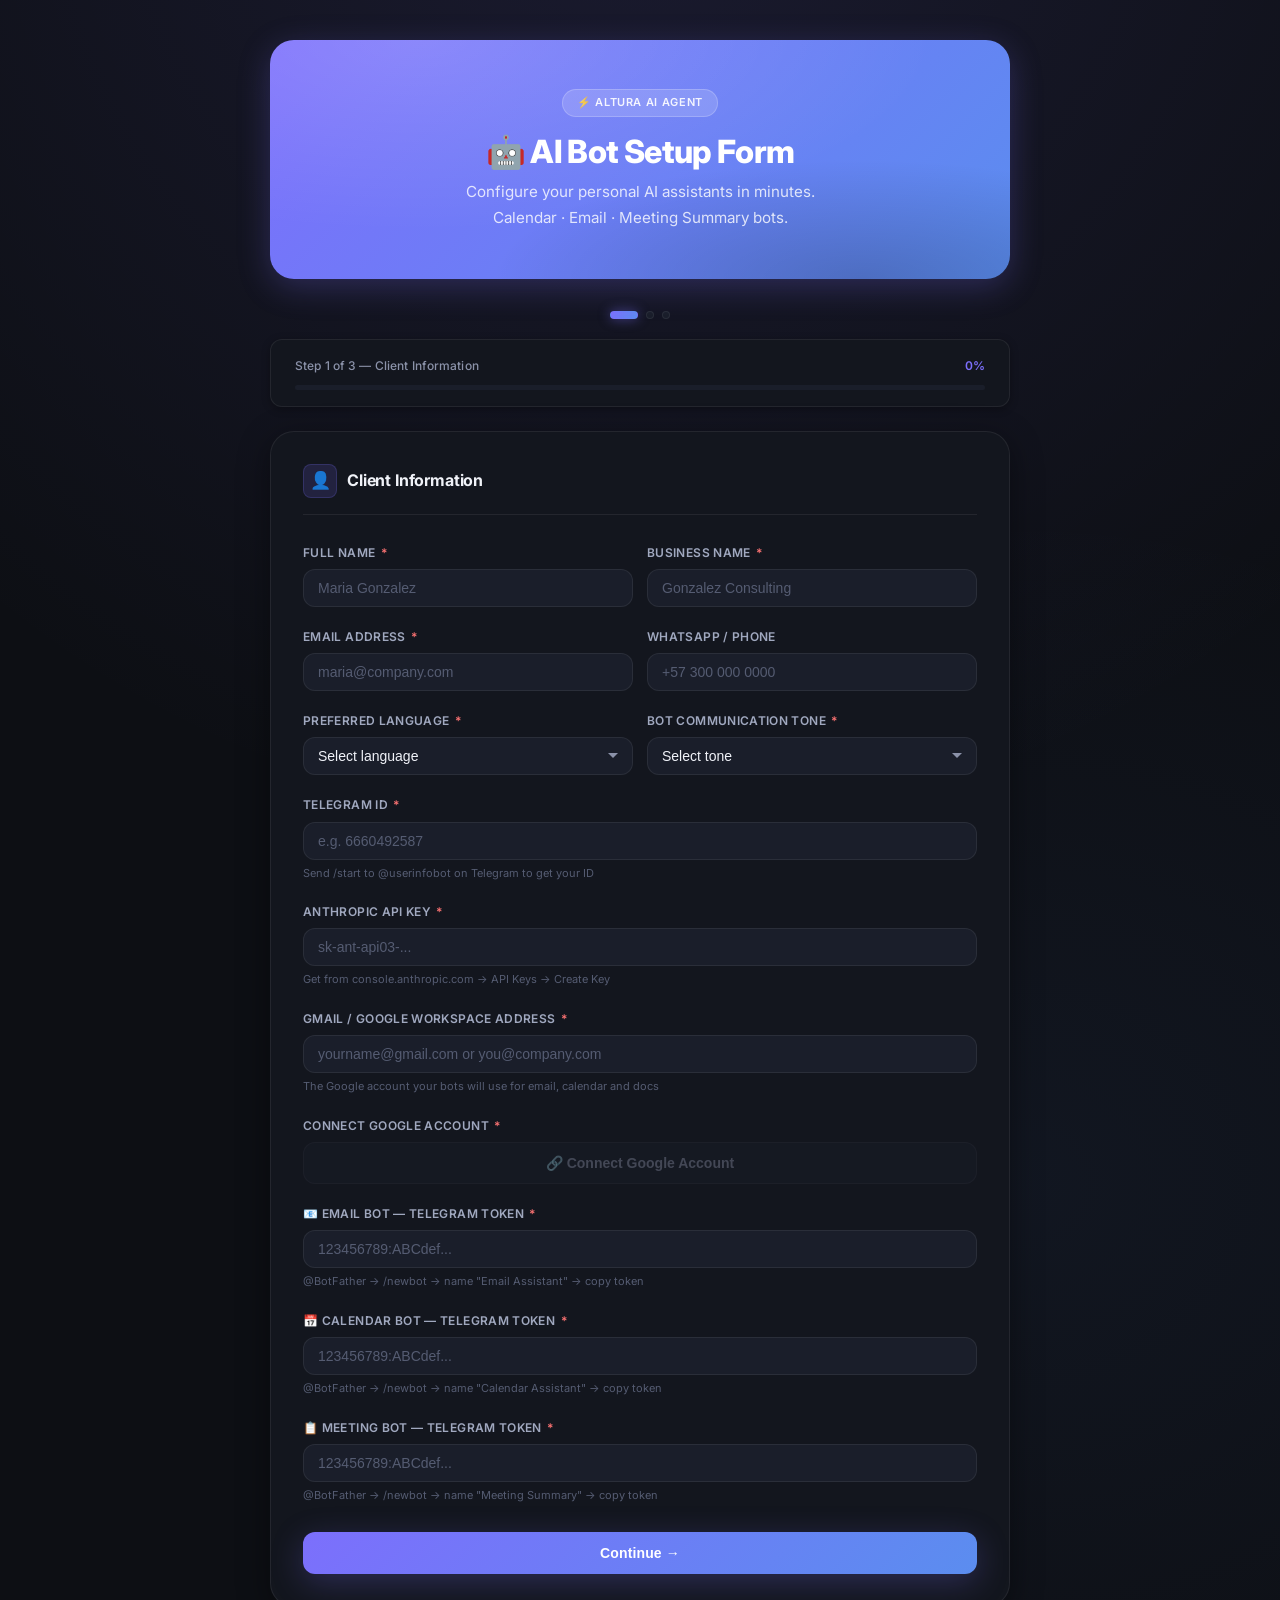
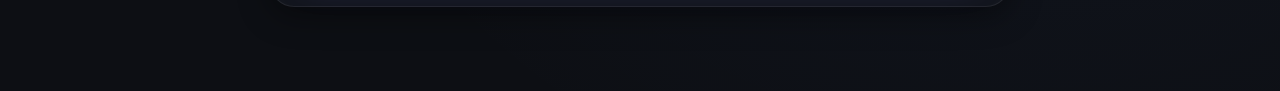
<file: index.html>
<!DOCTYPE html>
<html lang="en">
<head>
  <meta charset="UTF-8">
  <meta name="viewport" content="width=device-width, initial-scale=1.0">
  <meta name="description" content="Configure your personal AI assistant bots — Calendar, Email, and Meeting Summary — in minutes with the Altura AI Setup Form.">
  <title>AI Bot Setup — Altura Client Intake Form</title>

  <!-- Stylesheets -->
  <link rel="stylesheet" href="css/base.css">
  <link rel="stylesheet" href="css/layout.css">
  <link rel="stylesheet" href="css/components.css">
</head>
<body>

<div class="container">

  <!-- ── Header ─────────────────────────────────── -->
  <div class="header">
    <div class="header-badge">⚡ Altura AI Agent</div>
    <h1>🤖 AI Bot Setup Form</h1>
    <p>Configure your personal AI assistants in minutes.<br>Calendar · Email · Meeting Summary bots.</p>
  </div>

  <!-- ── Step Indicator ─────────────────────────── -->
  <div class="step-indicator" id="stepIndicator">
    <div class="step-dot active" id="dot0"></div>
    <div class="step-dot" id="dot1"></div>
    <div class="step-dot" id="dot2"></div>
  </div>

  <!-- ── Progress Bar ───────────────────────────── -->
  <div class="progress-bar">
    <div class="progress-label">
      <span id="stepLabel">Step 1 of 3 — Client Information</span>
      <span id="stepPct" class="progress-pct">0%</span>
    </div>
    <div class="progress-track">
      <div class="progress-fill" id="progressFill"></div>
    </div>
  </div>

  <!-- ════════════════════════════════════════════════
       STEP 1: Client Information
       ════════════════════════════════════════════════ -->
  <div class="card active" id="step1">
    <div class="card-title">
      <div class="icon icon-purple">👤</div>
      Client Information
    </div>

    <div class="grid2">
      <div class="field">
        <label>Full Name <span class="req">*</span></label>
        <input type="text" id="fullName" placeholder="Maria Gonzalez">
      </div>
      <div class="field">
        <label>Business Name <span class="req">*</span></label>
        <input type="text" id="businessName" placeholder="Gonzalez Consulting">
      </div>
    </div>

    <div class="grid2">
      <div class="field">
        <label>Email Address <span class="req">*</span></label>
        <input type="email" id="email" placeholder="maria@company.com">
      </div>
      <div class="field">
        <label>WhatsApp / Phone</label>
        <input type="text" id="phone" placeholder="+57 300 000 0000">
      </div>
    </div>

    <div class="grid2">
      <div class="field">
        <label>Preferred Language <span class="req">*</span></label>
        <select id="language">
          <option value="">Select language</option>
          <option>English</option>
          <option>Spanish</option>
          <option>Portuguese</option>
          <option>French</option>
          <option>Arabic</option>
        </select>
      </div>
      <div class="field">
        <label>Bot Communication Tone <span class="req">*</span></label>
        <select id="tone">
          <option value="">Select tone</option>
          <option>Professional</option>
          <option>Friendly</option>
          <option>Formal</option>
          <option>Casual</option>
        </select>
      </div>
    </div>

    <div class="field">
      <label>Telegram ID <span class="req">*</span></label>
      <input type="text" id="telegramId" placeholder="e.g. 6660492587">
      <span class="hint">Send /start to @userinfobot on Telegram to get your ID</span>
    </div>

    <div class="field">
      <label>Anthropic API Key <span class="req">*</span></label>
      <input type="text" id="anthropicKey" placeholder="sk-ant-api03-...">
      <span class="hint">Get from console.anthropic.com → API Keys → Create Key</span>
    </div>

    <div class="field">
      <label>Gmail / Google Workspace Address <span class="req">*</span></label>
      <input type="email" id="gmailAddress" placeholder="yourname@gmail.com or you@company.com" oninput="updateGoogleBtn()">
      <span class="hint">The Google account your bots will use for email, calendar and docs</span>
    </div>

    <div class="field">
      <label>Connect Google Account <span class="req">*</span></label>
      <button id="googleConnectBtn" onclick="connectGoogle()" disabled>
        🔗 Connect Google Account
      </button>
      <div id="googleStatus"></div>
    </div>

    <div class="field">
      <label>📧 Email Bot — Telegram Token <span class="req">*</span></label>
      <input type="text" id="emailBotToken" placeholder="123456789:ABCdef...">
      <span class="hint">@BotFather → /newbot → name "Email Assistant" → copy token</span>
    </div>

    <div class="field">
      <label>📅 Calendar Bot — Telegram Token <span class="req">*</span></label>
      <input type="text" id="calendarBotToken" placeholder="123456789:ABCdef...">
      <span class="hint">@BotFather → /newbot → name "Calendar Assistant" → copy token</span>
    </div>

    <div class="field">
      <label>📋 Meeting Bot — Telegram Token <span class="req">*</span></label>
      <input type="text" id="meetingBotToken" placeholder="123456789:ABCdef...">
      <span class="hint">@BotFather → /newbot → name "Meeting Summary" → copy token</span>
    </div>

    <div class="nav-buttons">
      <button class="btn btn-next" onclick="goStep(2)">Continue →</button>
    </div>
  </div>

  <!-- ════════════════════════════════════════════════
       STEP 2: Bot Selection & Configuration
       ════════════════════════════════════════════════ -->
  <div class="card" id="step2">
    <div class="card-title">
      <div class="icon icon-blue">🤖</div>
      Select Your Bots
    </div>

    <div class="field">
      <label>Which AI bots do you need? <span class="req">*</span></label>
      <span class="hint" style="margin-top:0;margin-bottom:12px;">Select one or more. You can always add more later.</span>
    </div>

    <!-- Calendar Bot -->
    <div class="bot-card" id="calCard">
      <div class="bot-card-header" onclick="toggleBot('cal')">
        <div class="bot-card-title">
          <span>📅</span>
          <div>
            <div>Calendar Assistant</div>
            <div class="bot-desc">Schedule meetings, check availability, cancel events</div>
          </div>
        </div>
        <div class="toggle-icon" id="calToggle"></div>
      </div>
      <div class="bot-fields" id="calFields">
        <div class="grid2">
          <div class="field">
            <label>Timezone <span class="req">*</span></label>
            <select id="timezone">
              <option value="">Select timezone</option>
              <option>America/Bogota (Colombia)</option>
              <option>America/New_York (USA East)</option>
              <option>America/Chicago (USA Central)</option>
              <option>America/Los_Angeles (USA West)</option>
              <option>Europe/London (UK)</option>
              <option>Europe/Madrid (Spain)</option>
              <option>Asia/Dhaka (Bangladesh)</option>
              <option>Asia/Dubai (UAE)</option>
              <option>Asia/Karachi (Pakistan)</option>
              <option>Asia/Kolkata (India)</option>
            </select>
          </div>
          <div class="field">
            <label>Video Call Platform</label>
            <select id="videoPlatform">
              <option>Google Meet</option>
              <option>Zoom</option>
              <option>Microsoft Teams</option>
              <option>Whereby</option>
              <option>No video link needed</option>
            </select>
          </div>
        </div>
        <div class="grid2">
          <div class="field">
            <label>Working Hours Start <span class="req">*</span></label>
            <input type="time" id="workStart" value="09:00">
          </div>
          <div class="field">
            <label>Working Hours End <span class="req">*</span></label>
            <input type="time" id="workEnd" value="18:00">
          </div>
        </div>
        <div class="grid2">
          <div class="field">
            <label>Default Meeting Duration</label>
            <select id="meetDuration">
              <option>15 minutes</option>
              <option selected>30 minutes</option>
              <option>45 minutes</option>
              <option>60 minutes</option>
              <option>90 minutes</option>
            </select>
          </div>
          <div class="field">
            <label>Buffer Between Meetings</label>
            <select id="meetBuffer">
              <option>No buffer</option>
              <option>5 minutes</option>
              <option selected>10 minutes</option>
              <option>15 minutes</option>
              <option>30 minutes</option>
            </select>
          </div>
        </div>
        <div class="grid2">
          <div class="field">
            <label>Google Calendar Email <span class="req">*</span></label>
            <input type="email" id="calEmail" placeholder="maria@gmail.com">
          </div>
          <div class="field">
            <label>Meeting Reminder</label>
            <select id="reminder">
              <option>10 minutes before</option>
              <option>15 minutes before</option>
              <option selected>30 minutes before</option>
              <option>1 hour before</option>
              <option>No reminder</option>
            </select>
          </div>
        </div>
        <div class="field">
          <label>Special Scheduling Instructions</label>
          <textarea id="calInstructions" placeholder="e.g. Never schedule before 10am. Always add a Google Meet link. No back-to-back meetings."></textarea>
        </div>
      </div>
    </div>

    <!-- Email Bot -->
    <div class="bot-card" id="emailCard">
      <div class="bot-card-header" onclick="toggleBot('email')">
        <div class="bot-card-title">
          <span>✉️</span>
          <div>
            <div>Email Assistant</div>
            <div class="bot-desc">Draft emails, summarize inbox, send replies</div>
          </div>
        </div>
        <div class="toggle-icon" id="emailToggle"></div>
      </div>
      <div class="bot-fields" id="emailFields">
        <div class="grid2">
          <div class="field">
            <label>Business Email <span class="req">*</span></label>
            <input type="email" id="businessEmail" placeholder="maria@company.com">
          </div>
          <div class="field">
            <label>Email Send Mode</label>
            <select id="sendMode">
              <option>Draft only — I review before sending</option>
              <option>Auto-send directly</option>
            </select>
          </div>
        </div>
        <div class="field">
          <label>Email Signature <span class="req">*</span></label>
          <textarea id="emailSignature" placeholder="Best regards,&#10;Maria Gonzalez&#10;CEO — Gonzalez Consulting&#10;+57 300 000 0000"></textarea>
        </div>
        <div class="grid2">
          <div class="field">
            <label>VIP Senders (flag as urgent)</label>
            <input type="text" id="vipSenders" placeholder="boss@client.com, partner@company.com">
            <span class="hint">Comma separated email addresses</span>
          </div>
          <div class="field">
            <label>Inbox Summary Scope</label>
            <select id="inboxScope">
              <option>Last 5 emails</option>
              <option selected>Last 10 emails</option>
              <option>Last 20 emails</option>
              <option>Last 50 emails</option>
            </select>
          </div>
        </div>
        <div class="field">
          <label>Reply Language</label>
          <select id="replyLang">
            <option>English</option>
            <option>Spanish</option>
            <option>Portuguese</option>
            <option>Same as received email</option>
          </select>
        </div>
        <div class="field">
          <label>Special Email Instructions</label>
          <textarea id="emailInstructions" placeholder="e.g. Never reply to newsletters. Always CC my assistant on client emails."></textarea>
        </div>
      </div>
    </div>

    <!-- Meeting Summary Bot -->
    <div class="bot-card" id="meetCard">
      <div class="bot-card-header" onclick="toggleBot('meet')">
        <div class="bot-card-title">
          <span>📋</span>
          <div>
            <div>Meeting Summary Assistant</div>
            <div class="bot-desc">Paste transcript → get structured summary instantly</div>
          </div>
        </div>
        <div class="toggle-icon" id="meetToggle"></div>
      </div>
      <div class="bot-fields" id="meetFields">
        <div class="grid2">
          <div class="field">
            <label>Summary Format</label>
            <select id="summaryFormat">
              <option selected>Bullet points</option>
              <option>Paragraphs</option>
              <option>Mixed</option>
            </select>
          </div>
          <div class="field">
            <label>Summary Length</label>
            <select id="summaryLength">
              <option>Short (under 150 words)</option>
              <option selected>Medium (under 300 words)</option>
              <option>Long (detailed)</option>
            </select>
          </div>
        </div>
        <div class="field">
          <label>Required Sections <span class="req">*</span></label>
          <div class="checkbox-group" id="sectionsGroup">
            <label class="check-pill checked" onclick="togglePill(this)"><input type="checkbox" checked value="Key Decisions"><div class="dot"></div>Key Decisions</label>
            <label class="check-pill checked" onclick="togglePill(this)"><input type="checkbox" checked value="Action Items"><div class="dot"></div>Action Items</label>
            <label class="check-pill checked" onclick="togglePill(this)"><input type="checkbox" checked value="Next Steps"><div class="dot"></div>Next Steps</label>
            <label class="check-pill checked" onclick="togglePill(this)"><input type="checkbox" checked value="Open Questions"><div class="dot"></div>Open Questions</label>
            <label class="check-pill" onclick="togglePill(this)"><input type="checkbox" value="Attendees List"><div class="dot"></div>Attendees List</label>
            <label class="check-pill" onclick="togglePill(this)"><input type="checkbox" value="Key Numbers"><div class="dot"></div>Key Numbers</label>
          </div>
        </div>
        <div class="grid2">
          <div class="field">
            <label>Transcript Language</label>
            <select id="transcriptLang">
              <option>English</option>
              <option>Spanish</option>
              <option>Portuguese</option>
              <option>Mixed languages</option>
            </select>
          </div>
          <div class="field">
            <label>Output Language</label>
            <select id="outputLang">
              <option>English</option>
              <option>Spanish</option>
              <option>Portuguese</option>
              <option>Same as transcript</option>
            </select>
          </div>
        </div>
        <div class="field">
          <label>Special Summary Instructions</label>
          <textarea id="summaryInstructions" placeholder="e.g. Always identify action item owners. Include timestamps if available. Keep under 300 words."></textarea>
        </div>
      </div>
    </div>

    <div class="nav-buttons">
      <button class="btn btn-back" onclick="goStep(1)">← Back</button>
      <button class="btn btn-next" onclick="goStep(3)">Continue →</button>
    </div>
  </div>

  <!-- ════════════════════════════════════════════════
       STEP 3: Review & Submit
       ════════════════════════════════════════════════ -->
  <div class="card" id="step3">
    <div class="card-title">
      <div class="icon icon-green">✅</div>
      Review &amp; Submit
    </div>

    <div id="reviewContent" class="review-box"></div>

    <div class="field">
      <label>How did you hear about us?</label>
      <select id="referral">
        <option value="">Select option</option>
        <option>WhatsApp</option>
        <option>Telegram</option>
        <option>LinkedIn</option>
        <option>Referral from a friend</option>
        <option>Google Search</option>
        <option>Other</option>
      </select>
    </div>

    <div class="field">
      <label>Any additional notes or requirements?</label>
      <textarea id="notes" placeholder="Anything else we should know about your setup..."></textarea>
    </div>

    <div class="error-msg" id="errorMsg">Something went wrong. Please try again or contact us directly.</div>

    <div class="nav-buttons">
      <button class="btn btn-back" onclick="goStep(2)">← Back</button>
      <button class="btn btn-submit" id="submitBtn" onclick="submitForm()">🚀 Submit Setup Request</button>
    </div>
  </div>

  <!-- ── Success State ───────────────────────────── -->
  <div class="success-card" id="successCard">
    <div class="success-icon">✅</div>
    <h2>Setup Request Received!</h2>
    <p>
      Thank you! We have received your bot configuration.<br><br>
      Our team will set up your AI assistants within <strong>24 hours</strong>.<br>
      We will contact you via <strong id="successEmail"></strong> with your bot links.<br><br>
      <span style="color:var(--text-muted);font-size:13px">Check your email for a confirmation message.</span>
    </p>
  </div>

</div><!-- /.container -->

<!-- ── JavaScript Modules (order matters) ─────── -->
<script src="js/config.js"></script>
<script src="js/state.js"></script>
<script src="js/review.js"></script>
<script src="js/validation.js"></script>
<script src="js/oauth.js"></script>
<script src="js/navigation.js"></script>
<script src="js/submit.js"></script>

</body>
</html>
</file>
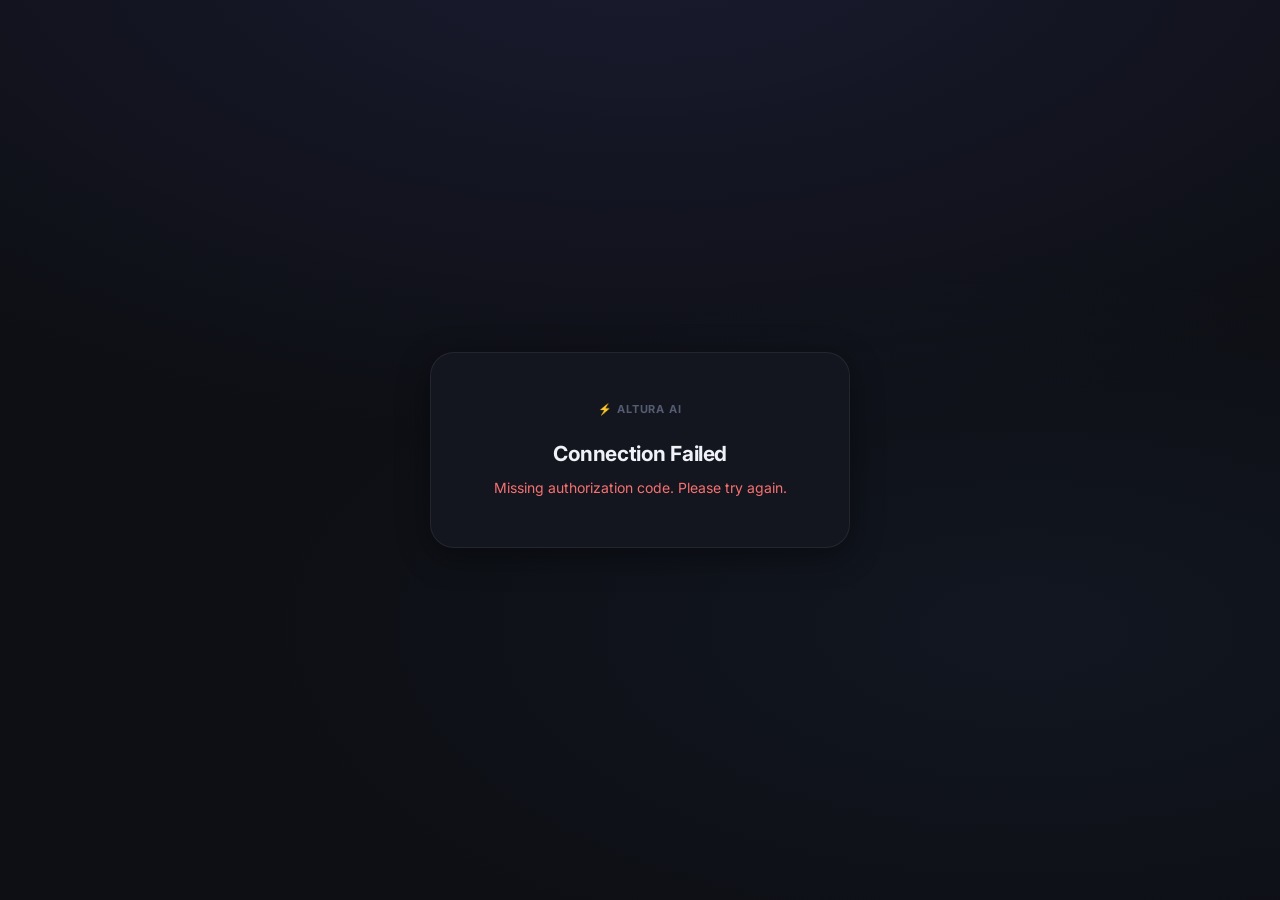
<file: callback.html>
<!DOCTYPE html>
<html lang="en">
<head>
  <meta charset="UTF-8">
  <meta name="viewport" content="width=device-width, initial-scale=1.0">
  <title>Connecting Google — Altura AI</title>
  <link rel="stylesheet" href="css/base.css">
  <style>
    body {
      display: flex;
      flex-direction: column;
      align-items: center;
      justify-content: center;
      min-height: 100vh;
      text-align: center;
      padding: 2rem;
      gap: 0;
    }

    .cb-card {
      background: var(--bg-surface);
      border: 1px solid var(--border);
      border-radius: var(--radius-xl);
      padding: 3rem 2.5rem;
      max-width: 420px;
      width: 100%;
      box-shadow: var(--shadow-md);
    }

    /* Spinner */
    .spinner {
      width: 52px;
      height: 52px;
      border: 3px solid var(--bg-elevated);
      border-top-color: var(--accent-1);
      border-radius: 50%;
      animation: spin 0.75s linear infinite;
      margin: 0 auto 1.75rem;
    }

    @keyframes spin { to { transform: rotate(360deg); } }

    /* Brand badge */
    .brand {
      font-size: 11px;
      font-weight: 700;
      letter-spacing: 0.08em;
      text-transform: uppercase;
      color: var(--text-muted);
      margin-bottom: 1.5rem;
    }

    h2 {
      font-size: 1.3rem;
      font-weight: 700;
      color: var(--text-primary);
      margin-bottom: 0.6rem;
    }

    #status {
      font-size: 14px;
      color: var(--text-secondary);
      line-height: 1.6;
    }

    #status.success { color: var(--success-1); }
    #status.error   { color: var(--danger); }
  </style>
</head>
<body>
  <div class="cb-card">
    <div class="brand">⚡ Altura AI</div>
    <div class="spinner" id="spinner"></div>
    <h2 id="title">Connecting your Google account...</h2>
    <p id="status">Please wait, do not close this tab.</p>
  </div>

  <script src="js/config.js"></script>
  <script>
    async function handleCallback() {
      const params = new URLSearchParams(window.location.search);
      const code  = params.get('code');
      const state = params.get('state');

      if (!code || !state) {
        document.getElementById('spinner').style.display = 'none';
        document.getElementById('title').textContent  = 'Connection Failed';
        document.getElementById('status').textContent = 'Missing authorization code. Please try again.';
        document.getElementById('status').classList.add('error');
        return;
      }

      try {
        document.getElementById('status').textContent = 'Exchanging authorization code...';

        const res = await fetch(`${BACKEND_URL}/oauth/callback-web`, {
          method: 'POST',
          headers: { 'Content-Type': 'application/json' },
          body: JSON.stringify({ code, clientId: state }),
        });

        const data = await res.json();

        if (data.ok) {
          document.getElementById('spinner').style.display = 'none';
          document.getElementById('title').textContent  = '✅ Google Connected!';
          document.getElementById('status').textContent = 'Your Google account is connected. This tab will close automatically.';
          document.getElementById('status').classList.add('success');

          if (window.opener) {
            window.opener.postMessage({ type: 'GOOGLE_AUTH_SUCCESS', clientId: state }, '*');
          }
          setTimeout(() => window.close(), 2000);
        } else {
          throw new Error(data.error || 'Connection failed');
        }

      } catch (err) {
        document.getElementById('spinner').style.display = 'none';
        document.getElementById('title').textContent  = 'Connection Failed';
        document.getElementById('status').textContent = 'Error: ' + err.message;
        document.getElementById('status').classList.add('error');
      }
    }

    handleCallback();
  </script>
</body>
</html>
</file>
<file: css/base.css>
/* ═══════════════════════════════════════════════
   base.css — Design tokens, reset & typography
   ═══════════════════════════════════════════════ */

@import url('https://fonts.googleapis.com/css2?family=Inter:wght@300;400;500;600;700;800&display=swap');

/* ── Design Tokens ────────────────────────────── */
:root {
  /* Brand */
  --accent-1: #7c6ffc;
  --accent-2: #5b8def;
  --accent-grad: linear-gradient(135deg, #7c6ffc 0%, #5b8def 100%);
  --success-1: #10b981;
  --success-2: #34d399;
  --success-grad: linear-gradient(135deg, #10b981 0%, #34d399 100%);
  --danger: #f87171;

  /* Neutrals */
  --bg-base: #0d0f14;
  --bg-surface: #13161e;
  --bg-elevated: #1a1e2a;
  --bg-hover: #1f2433;
  --border: rgba(255, 255, 255, 0.07);
  --border-focus: rgba(124, 111, 252, 0.5);

  /* Text */
  --text-primary: #f0f2f8;
  --text-secondary: #8b92a9;
  --text-muted: #555c72;
  --text-label: #a0a8bf;

  /* Effects */
  --glass: rgba(255, 255, 255, 0.03);
  --shadow-sm: 0 2px 8px rgba(0, 0, 0, 0.3);
  --shadow-md: 0 8px 32px rgba(0, 0, 0, 0.4);
  --shadow-accent: 0 8px 32px rgba(124, 111, 252, 0.25);
  --shadow-success: 0 8px 32px rgba(16, 185, 129, 0.25);

  /* Shape */
  --radius-sm: 8px;
  --radius-md: 12px;
  --radius-lg: 18px;
  --radius-xl: 24px;
  --radius-pill: 100px;

  /* Motion */
  --ease: cubic-bezier(0.4, 0, 0.2, 1);
  --duration-fast: 150ms;
  --duration-base: 250ms;
  --duration-slow: 400ms;
}

/* ── Reset ────────────────────────────────────── */
*, *::before, *::after {
  box-sizing: border-box;
  margin: 0;
  padding: 0;
}

/* ── Base ─────────────────────────────────────── */
html {
  scroll-behavior: smooth;
}

body {
  font-family: 'Inter', -apple-system, BlinkMacSystemFont, 'Segoe UI', sans-serif;
  background: var(--bg-base);
  color: var(--text-primary);
  min-height: 100vh;
  padding: 2.5rem 1rem 4rem;
  line-height: 1.6;
  -webkit-font-smoothing: antialiased;
  -moz-osx-font-smoothing: grayscale;

  /* Subtle noise texture */
  background-image:
    radial-gradient(ellipse 80% 60% at 50% -10%, rgba(124, 111, 252, 0.12), transparent),
    radial-gradient(ellipse 60% 40% at 80% 70%, rgba(91, 141, 239, 0.06), transparent);
}

/* ── Typography helpers ───────────────────────── */
h1, h2, h3 {
  letter-spacing: -0.02em;
  line-height: 1.2;
}

strong { font-weight: 600; color: var(--text-primary); }
</file>
<file: css/layout.css>
/* ═══════════════════════════════════════════════
   layout.css — Header, container, progress,
                step dots, nav-buttons, grid
   ═══════════════════════════════════════════════ */

/* ── Container ────────────────────────────────── */
.container {
  max-width: 740px;
  margin: 0 auto;
}

/* ── Header ───────────────────────────────────── */
.header {
  position: relative;
  border-radius: var(--radius-xl);
  padding: 3rem 2.5rem;
  margin-bottom: 2rem;
  text-align: center;
  overflow: hidden;
  background: var(--accent-grad);
  box-shadow: var(--shadow-accent);
}

.header::before {
  content: '';
  position: absolute;
  inset: 0;
  background:
    radial-gradient(ellipse 70% 80% at 20% 0%, rgba(255,255,255,0.15), transparent),
    radial-gradient(ellipse 50% 50% at 80% 100%, rgba(0,0,0,0.2), transparent);
  pointer-events: none;
}

/* Shimmer sweep */
.header::after {
  content: '';
  position: absolute;
  top: 0;
  left: -100%;
  width: 60%;
  height: 100%;
  background: linear-gradient(
    90deg,
    transparent,
    rgba(255, 255, 255, 0.1),
    transparent
  );
  animation: headerShimmer 4s ease-in-out infinite;
  pointer-events: none;
}

@keyframes headerShimmer {
  0%   { left: -100%; }
  50%  { left: 150%; }
  100% { left: 150%; }
}

.header-badge {
  display: inline-flex;
  align-items: center;
  gap: 6px;
  background: rgba(255,255,255,0.15);
  border: 1px solid rgba(255,255,255,0.2);
  border-radius: var(--radius-pill);
  padding: 4px 14px;
  font-size: 11px;
  font-weight: 600;
  letter-spacing: 0.06em;
  text-transform: uppercase;
  margin-bottom: 1rem;
  color: rgba(255,255,255,0.9);
}

.header h1 {
  font-size: 2rem;
  font-weight: 800;
  color: #fff;
  margin-bottom: 0.5rem;
  position: relative;
}

.header p {
  font-size: 0.95rem;
  color: rgba(255,255,255,0.8);
  line-height: 1.7;
  position: relative;
}

/* ── Step Indicator Dots ──────────────────────── */
.step-indicator {
  display: flex;
  justify-content: center;
  gap: 8px;
  margin-bottom: 1.25rem;
}

.step-dot {
  width: 8px;
  height: 8px;
  border-radius: 50%;
  background: var(--bg-elevated);
  border: 1px solid var(--border);
  transition: all var(--duration-slow) var(--ease);
}

.step-dot.active {
  width: 28px;
  border-radius: var(--radius-sm);
  background: var(--accent-grad);
  border-color: transparent;
  box-shadow: 0 0 12px rgba(124, 111, 252, 0.5);
}

.step-dot.done {
  background: var(--success-grad);
  border-color: transparent;
}

/* ── Progress Bar ─────────────────────────────── */
.progress-bar {
  background: var(--bg-surface);
  border: 1px solid var(--border);
  border-radius: var(--radius-md);
  padding: 1rem 1.5rem;
  margin-bottom: 1.5rem;
  box-shadow: var(--shadow-sm);
}

.progress-label {
  display: flex;
  justify-content: space-between;
  font-size: 12px;
  font-weight: 500;
  color: var(--text-secondary);
  margin-bottom: 10px;
  letter-spacing: 0.01em;
}

.progress-pct { color: var(--accent-1); font-weight: 600; }

.progress-track {
  background: var(--bg-elevated);
  border-radius: var(--radius-pill);
  height: 5px;
  overflow: hidden;
}

.progress-fill {
  height: 100%;
  border-radius: var(--radius-pill);
  background: var(--accent-grad);
  transition: width var(--duration-slow) var(--ease);
  width: 0%;
  box-shadow: 0 0 8px rgba(124, 111, 252, 0.6);
}

/* ── Grid ─────────────────────────────────────── */
.grid2 {
  display: grid;
  grid-template-columns: 1fr 1fr;
  gap: 14px;
}

@media (max-width: 520px) {
  .grid2 { grid-template-columns: 1fr; }
  .header { padding: 2rem 1.5rem; }
  .header h1 { font-size: 1.5rem; }
}

/* ── Nav Buttons ──────────────────────────────── */
.nav-buttons {
  display: flex;
  gap: 12px;
  margin-top: 1.75rem;
}
</file>
<file: css/components.css>
/* ═══════════════════════════════════════════════
   components.css — Cards, forms, buttons,
                    pills, bot-cards, success
   ═══════════════════════════════════════════════ */

/* ── Step Card ────────────────────────────────── */
.card {
  background: var(--bg-surface);
  border: 1px solid var(--border);
  border-radius: var(--radius-xl);
  padding: 2rem;
  margin-bottom: 1.25rem;
  box-shadow: var(--shadow-md);
  display: none;
  transition: opacity var(--duration-base) var(--ease), transform var(--duration-base) var(--ease);
}

.card.active { display: block; }

/* ── Card Title ───────────────────────────────── */
.card-title {
  font-size: 1rem;
  font-weight: 700;
  color: var(--text-primary);
  margin-bottom: 1.75rem;
  padding-bottom: 1rem;
  border-bottom: 1px solid var(--border);
  display: flex;
  align-items: center;
  gap: 10px;
  letter-spacing: -0.01em;
}

.card-title .icon {
  width: 34px;
  height: 34px;
  border-radius: var(--radius-sm);
  display: flex;
  align-items: center;
  justify-content: center;
  font-size: 17px;
  flex-shrink: 0;
}

.icon-purple { background: rgba(124, 111, 252, 0.15); border: 1px solid rgba(124,111,252,0.2); }
.icon-blue   { background: rgba(91, 141, 239, 0.15);  border: 1px solid rgba(91,141,239,0.2); }
.icon-green  { background: rgba(16, 185, 129, 0.15);  border: 1px solid rgba(16,185,129,0.2); }
.icon-orange { background: rgba(251, 146, 60, 0.15);  border: 1px solid rgba(251,146,60,0.2); }

/* ── Form Fields ──────────────────────────────── */
.field { margin-bottom: 1.25rem; }
.field:last-child { margin-bottom: 0; }

label {
  display: block;
  font-size: 12px;
  font-weight: 600;
  color: var(--text-label);
  margin-bottom: 7px;
  letter-spacing: 0.03em;
  text-transform: uppercase;
}

.req { color: var(--danger); margin-left: 2px; }

.hint {
  font-size: 11px;
  color: var(--text-muted);
  font-weight: 400;
  margin-top: 5px;
  display: block;
  text-transform: none;
  letter-spacing: 0;
}

/* ── Inputs ───────────────────────────────────── */
input[type="text"],
input[type="email"],
input[type="number"],
input[type="time"],
select,
textarea {
  width: 100%;
  padding: 10px 14px;
  font-size: 14px;
  border: 1px solid var(--border);
  border-radius: var(--radius-md);
  background: var(--bg-elevated);
  color: var(--text-primary);
  font-family: 'Inter', inherit;
  transition: border-color var(--duration-fast) var(--ease),
              box-shadow   var(--duration-fast) var(--ease),
              background   var(--duration-fast) var(--ease);
  outline: none;
  appearance: none;
  -webkit-appearance: none;
}

input::placeholder,
textarea::placeholder { color: var(--text-muted); }

input:focus, select:focus, textarea:focus {
  border-color: var(--border-focus);
  box-shadow: 0 0 0 3px rgba(124, 111, 252, 0.1);
  background: var(--bg-hover);
}

input.field-error {
  border-color: rgba(248,113,113,0.5);
  box-shadow: 0 0 0 3px rgba(248, 113, 113, 0.1);
}

textarea {
  resize: vertical;
  min-height: 90px;
  line-height: 1.6;
}

select {
  background-image: url("data:image/svg+xml,%3Csvg xmlns='http://www.w3.org/2000/svg' width='12' height='12' viewBox='0 0 12 12'%3E%3Cpath fill='%238b92a9' d='M6 8L1 3h10z'/%3E%3C/svg%3E");
  background-repeat: no-repeat;
  background-position: right 13px center;
  padding-right: 38px;
  cursor: pointer;
}

select option {
  background: #1a1e2a;
  color: var(--text-primary);
}

/* ── Buttons ──────────────────────────────────── */
.btn {
  flex: 1;
  padding: 13px;
  border-radius: var(--radius-md);
  font-size: 14px;
  font-weight: 600;
  cursor: pointer;
  border: none;
  transition: all var(--duration-base) var(--ease);
  font-family: 'Inter', inherit;
  letter-spacing: 0.01em;
}

.btn-back {
  background: var(--bg-elevated);
  color: var(--text-secondary);
  border: 1px solid var(--border);
}

.btn-back:hover {
  background: var(--bg-hover);
  color: var(--text-primary);
  border-color: rgba(255,255,255,0.12);
}

.btn-next {
  background: var(--accent-grad);
  color: white;
  box-shadow: var(--shadow-accent);
}

.btn-next:hover {
  transform: translateY(-2px);
  box-shadow: 0 12px 36px rgba(124, 111, 252, 0.35);
}

.btn-next:active { transform: translateY(0); }

.btn-submit {
  background: var(--success-grad);
  color: white;
  box-shadow: var(--shadow-success);
}

.btn-submit:hover  { transform: translateY(-2px); box-shadow: 0 12px 36px rgba(16,185,129,0.35); }
.btn-submit:active { transform: translateY(0); }
.btn-submit:disabled { opacity: 0.5; cursor: not-allowed; transform: none; box-shadow: none; }

/* ── Checkbox Pills ───────────────────────────── */
.checkbox-group {
  display: flex;
  flex-wrap: wrap;
  gap: 8px;
  margin-top: 6px;
}

.check-pill {
  display: flex;
  align-items: center;
  gap: 8px;
  padding: 8px 14px;
  border: 1px solid var(--border);
  border-radius: var(--radius-pill);
  cursor: pointer;
  font-size: 13px;
  color: var(--text-secondary);
  transition: all var(--duration-fast) var(--ease);
  user-select: none;
  background: var(--bg-elevated);
  font-family: 'Inter', inherit;
}

.check-pill input { display: none; }

.check-pill:hover {
  border-color: rgba(124,111,252,0.4);
  color: var(--text-primary);
}

.check-pill.checked {
  background: rgba(124,111,252,0.12);
  border-color: rgba(124,111,252,0.5);
  color: #a5b4fc;
  font-weight: 500;
}

.check-pill .dot {
  width: 16px;
  height: 16px;
  border-radius: 5px;
  border: 1.5px solid var(--text-muted);
  display: flex;
  align-items: center;
  justify-content: center;
  transition: all var(--duration-fast) var(--ease);
  flex-shrink: 0;
}

.check-pill.checked .dot {
  background: var(--accent-grad);
  border-color: transparent;
  box-shadow: 0 0 8px rgba(124,111,252,0.4);
}

.check-pill.checked .dot::after {
  content: '';
  width: 8px;
  height: 5px;
  border-left: 2px solid white;
  border-bottom: 2px solid white;
  transform: rotate(-45deg) translateY(-1px);
  display: block;
}

/* ── Bot Cards ────────────────────────────────── */
.bot-card {
  border: 1px solid var(--border);
  border-radius: var(--radius-lg);
  overflow: hidden;
  margin-bottom: 10px;
  transition: border-color var(--duration-fast) var(--ease),
              box-shadow   var(--duration-fast) var(--ease);
}

.bot-card:hover { border-color: rgba(255,255,255,0.12); }

.bot-card.selected {
  border-color: rgba(124,111,252,0.5);
  box-shadow: 0 0 0 1px rgba(124,111,252,0.15), var(--shadow-accent);
}

.bot-card-header {
  display: flex;
  align-items: center;
  justify-content: space-between;
  padding: 16px 18px;
  cursor: pointer;
  background: var(--bg-elevated);
  transition: background var(--duration-fast) var(--ease);
}

.bot-card-header:hover { background: var(--bg-hover); }
.bot-card.selected .bot-card-header { background: rgba(124,111,252,0.08); }

.bot-card-title {
  display: flex;
  align-items: center;
  gap: 12px;
  font-weight: 600;
  font-size: 14px;
  color: var(--text-primary);
}

.bot-card-title .bot-desc {
  font-size: 12px;
  color: var(--text-secondary);
  font-weight: 400;
  margin-top: 2px;
}

.toggle-icon {
  width: 22px;
  height: 22px;
  border-radius: 50%;
  border: 1.5px solid var(--text-muted);
  display: flex;
  align-items: center;
  justify-content: center;
  transition: all var(--duration-fast) var(--ease);
  flex-shrink: 0;
}

.bot-card.selected .toggle-icon {
  background: var(--accent-grad);
  border-color: transparent;
  box-shadow: 0 0 10px rgba(124,111,252,0.4);
}

.toggle-icon::after {
  content: '';
  width: 10px;
  height: 6px;
  border-left: 2px solid white;
  border-bottom: 2px solid white;
  transform: rotate(-45deg) translateY(-1px);
  display: none;
}

.bot-card.selected .toggle-icon::after { display: block; }

.bot-fields {
  padding: 0 18px;
  max-height: 0;
  overflow: hidden;
  transition: max-height var(--duration-slow) var(--ease),
              padding     300ms var(--ease);
}

.bot-card.selected .bot-fields {
  max-height: 2000px;
  padding: 18px;
  border-top: 1px solid var(--border);
}

/* ── OAuth Upload Area ────────────────────────── */
.upload-area {
  border: 1.5px dashed var(--border);
  border-radius: var(--radius-md);
  padding: 22px;
  text-align: center;
  cursor: pointer;
  background: var(--bg-elevated);
  transition: all var(--duration-base) var(--ease);
}

.upload-area:hover {
  border-color: rgba(124,111,252,0.5);
  background: rgba(124,111,252,0.05);
}

.upload-area.has-file {
  border-color: rgba(124,111,252,0.5);
  background: rgba(124,111,252,0.08);
}

.upload-icon { font-size: 26px; margin-bottom: 8px; }
.upload-label { font-size: 13px; color: var(--text-secondary); }
.upload-hint  { font-size: 11px; color: var(--text-muted); margin-top: 5px; }
.upload-name  { font-size: 12px; color: var(--accent-1); margin-top: 8px; font-weight: 600; }

/* ── Google Connect Button ────────────────────── */
#googleConnectBtn {
  width: 100%;
  padding: 12px;
  border: 1px solid var(--border);
  border-radius: var(--radius-md);
  background: var(--bg-elevated);
  font-size: 14px;
  font-weight: 600;
  cursor: pointer;
  transition: all var(--duration-base) var(--ease);
  font-family: 'Inter', inherit;
  color: var(--text-secondary);
}

#googleConnectBtn:not(:disabled):hover {
  background: var(--bg-hover);
  border-color: rgba(255,255,255,0.12);
  color: var(--text-primary);
}

#googleConnectBtn:disabled { opacity: 0.4; cursor: not-allowed; }

#googleConnectBtn.connected {
  background: rgba(16,185,129,0.1);
  border-color: rgba(16,185,129,0.4);
  color: var(--success-1);
}

#googleStatus {
  font-size: 12px;
  margin-top: 7px;
  color: var(--text-muted);
}

/* ── Review Box ───────────────────────────────── */
.review-box {
  font-size: 14px;
  line-height: 1.9;
  color: var(--text-secondary);
  background: var(--bg-elevated);
  border: 1px solid var(--border);
  border-radius: var(--radius-md);
  padding: 1.25rem 1.5rem;
  margin-bottom: 1.25rem;
}

/* ── Error Message ────────────────────────────── */
.error-msg {
  background: rgba(248,113,113,0.07);
  border: 1px solid rgba(248,113,113,0.25);
  border-radius: var(--radius-sm);
  padding: 10px 14px;
  font-size: 13px;
  color: var(--danger);
  margin-top: 14px;
  display: none;
}

/* ── Success Card ─────────────────────────────── */
.success-card {
  background: var(--bg-surface);
  border: 1px solid var(--border);
  border-radius: var(--radius-xl);
  padding: 3.5rem 2rem;
  text-align: center;
  box-shadow: var(--shadow-md);
  display: none;
  animation: fadeInUp 0.5s var(--ease) both;
}

@keyframes fadeInUp {
  from { opacity: 0; transform: translateY(20px); }
  to   { opacity: 1; transform: translateY(0); }
}

.success-icon {
  width: 80px;
  height: 80px;
  background: var(--success-grad);
  border-radius: 50%;
  display: flex;
  align-items: center;
  justify-content: center;
  margin: 0 auto 1.75rem;
  font-size: 36px;
  box-shadow: var(--shadow-success);
  animation: pulse 2s ease infinite;
}

@keyframes pulse {
  0%, 100% { box-shadow: 0 8px 32px rgba(16,185,129,0.25); }
  50%       { box-shadow: 0 8px 48px rgba(16,185,129,0.45); }
}

.success-card h2 {
  font-size: 1.6rem;
  font-weight: 700;
  margin-bottom: 0.75rem;
}

.success-card p {
  color: var(--text-secondary);
  line-height: 1.8;
  font-size: 15px;
}

/* ── Loading overlay ─────────────────────────── */
.loading { opacity: 0.65; pointer-events: none; }
</file>
